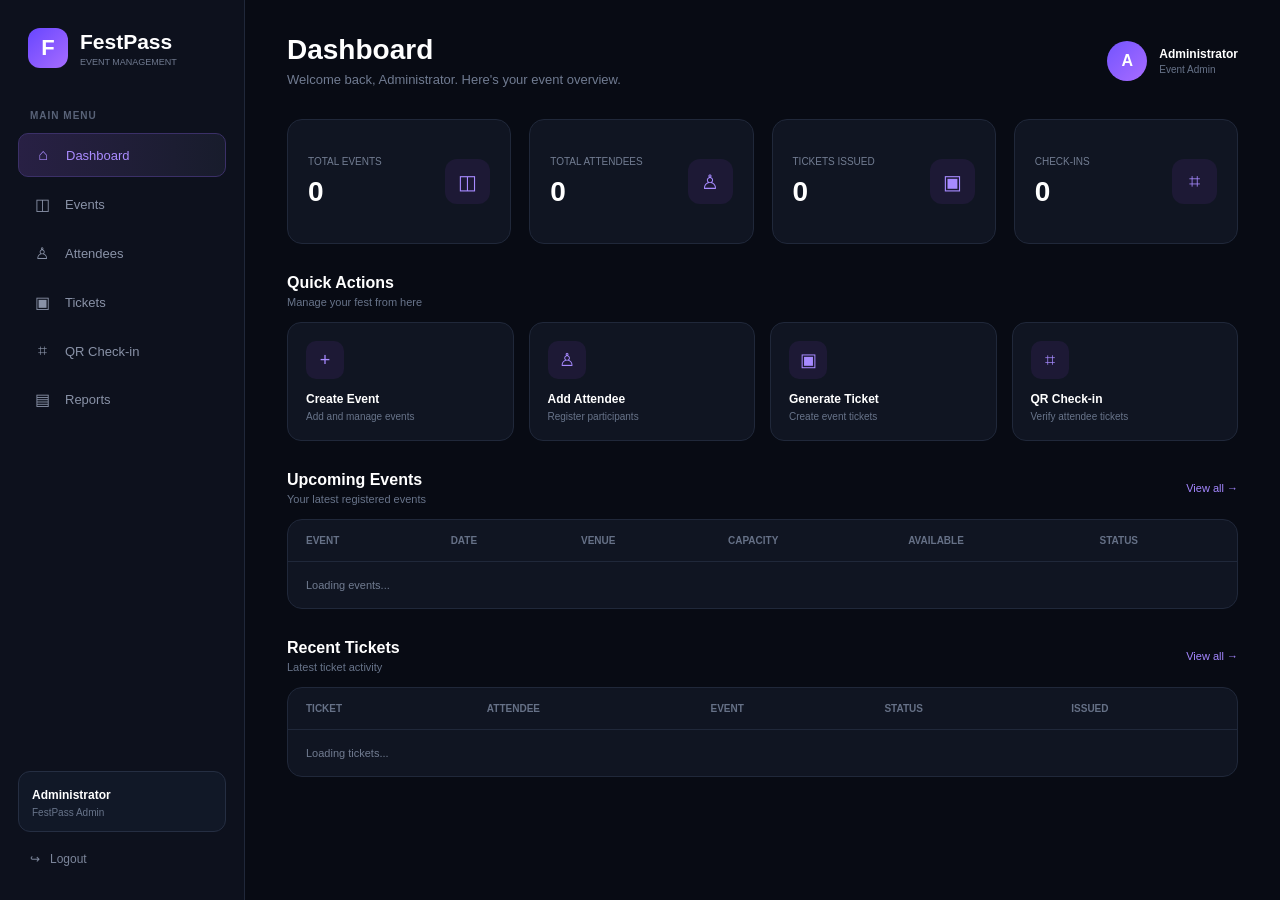
<file: src/main/resources/static/dashboard.html>
<!DOCTYPE html>
<html lang="en">
<head>
<meta charset="UTF-8">
<meta name="viewport" content="width=device-width, initial-scale=1.0">

<title>FestPass - Dashboard</title>

<style>

*{
    margin:0;
    padding:0;
    box-sizing:border-box;
}

body{
    font-family:Arial, Helvetica, sans-serif;
    background:#080b14;
    color:#ffffff;
}

.layout{
    display:flex;
    min-height:100vh;
}

/* SIDEBAR */

.sidebar{
    width:245px;
    height:100vh;
    position:fixed;
    left:0;
    top:0;
    background:#0d111d;
    border-right:1px solid #20283a;
    padding:28px 18px;
}

.logo{
    display:flex;
    align-items:center;
    gap:12px;
    margin-bottom:42px;
    padding:0 10px;
}

.logo-box{
    width:40px;
    height:40px;
    border-radius:12px;
    background:linear-gradient(135deg,#6846ff,#a66cff);
    display:flex;
    align-items:center;
    justify-content:center;
    font-size:22px;
    font-weight:bold;
}

.logo h1{
    font-size:21px;
}

.logo p{
    color:#707a90;
    font-size:9px;
    margin-top:3px;
}

.menu-title{
    color:#596378;
    font-size:10px;
    font-weight:bold;
    letter-spacing:1px;
    margin:0 12px 12px;
}

.nav{
    display:flex;
    flex-direction:column;
    gap:6px;
}

.nav a{
    text-decoration:none;
    color:#8992a7;
    padding:12px 14px;
    border-radius:10px;
    display:flex;
    align-items:center;
    gap:13px;
    font-size:13px;
}

.nav a:hover{
    background:#171d2c;
    color:white;
}

.nav a.active{
    background:linear-gradient(90deg,#282044,#181c2c);
    color:#aa8cff;
    border:1px solid #3b3068;
}

.icon{
    width:20px;
    text-align:center;
    font-size:16px;
}

/* SIDEBAR BOTTOM */

.sidebar-bottom{
    position:absolute;
    left:18px;
    right:18px;
    bottom:24px;
}

.admin-box{
    background:#111827;
    border:1px solid #252e42;
    border-radius:12px;
    padding:13px;
    margin-bottom:10px;
}

.admin-box strong{
    font-size:12px;
}

.admin-box p{
    color:#68748a;
    font-size:10px;
    margin-top:4px;
}

.logout{
    color:#7c869b;
    text-decoration:none;
    font-size:12px;
    display:flex;
    gap:10px;
    padding:10px 12px;
    border-radius:9px;
}

.logout:hover{
    background:#171d2c;
    color:white;
}

/* MAIN */

.main{
    margin-left:245px;
    width:calc(100% - 245px);
    padding:34px 42px;
}

/* HEADER */

.topbar{
    display:flex;
    justify-content:space-between;
    align-items:center;
    margin-bottom:32px;
}

.heading h2{
    font-size:28px;
}

.heading p{
    color:#707b91;
    font-size:13px;
    margin-top:6px;
}

.profile{
    display:flex;
    align-items:center;
    gap:12px;
}

.avatar{
    width:40px;
    height:40px;
    border-radius:50%;
    background:linear-gradient(135deg,#7354ff,#a86cff);
    display:flex;
    align-items:center;
    justify-content:center;
    font-weight:bold;
}

.profile-text strong{
    display:block;
    font-size:12px;
}

.profile-text span{
    display:block;
    color:#68748a;
    font-size:10px;
    margin-top:3px;
}

/* STATS */

.stats{
    display:grid;
    grid-template-columns:repeat(4,1fr);
    gap:18px;
}

.card{
    background:#101522;
    border:1px solid #20283a;
    border-radius:15px;
    padding:20px;
}

.stat-card{
    min-height:125px;
    display:flex;
    justify-content:space-between;
    align-items:center;
}

.stat-info p{
    color:#727d92;
    font-size:10px;
    margin-bottom:9px;
}

.stat-info h3{
    font-size:28px;
}

.stat-icon{
    width:45px;
    height:45px;
    border-radius:12px;
    background:#1d1935;
    color:#a78aff;
    display:flex;
    align-items:center;
    justify-content:center;
    font-size:20px;
}

/* SECTION */

.section{
    margin-top:30px;
}

.section-head{
    display:flex;
    justify-content:space-between;
    align-items:center;
    margin-bottom:14px;
}

.section-head h3{
    font-size:16px;
}

.section-head p{
    color:#68748a;
    font-size:11px;
    margin-top:4px;
}

.view{
    color:#a487ff;
    text-decoration:none;
    font-size:11px;
}

/* ACTIONS */

.actions{
    display:grid;
    grid-template-columns:repeat(4,1fr);
    gap:15px;
}

.action{
    text-decoration:none;
    color:white;
    background:#101522;
    border:1px solid #20283a;
    border-radius:14px;
    padding:18px;
    transition:.2s;
}

.action:hover{
    transform:translateY(-3px);
    border-color:#57458a;
}

.action-icon{
    width:38px;
    height:38px;
    border-radius:10px;
    background:#1d1935;
    color:#a78aff;
    display:flex;
    align-items:center;
    justify-content:center;
    font-size:18px;
    margin-bottom:13px;
}

.action strong{
    display:block;
    font-size:12px;
}

.action span{
    display:block;
    color:#68748a;
    font-size:10px;
    margin-top:5px;
}

/* TABLE */

.table-card{
    background:#101522;
    border:1px solid #20283a;
    border-radius:15px;
    overflow:hidden;
}

table{
    width:100%;
    border-collapse:collapse;
}

th{
    text-align:left;
    color:#667187;
    font-size:10px;
    padding:15px 18px;
    border-bottom:1px solid #20283a;
}

td{
    padding:17px 18px;
    font-size:11px;
    color:#c8ced9;
    border-bottom:1px solid #191f2d;
}

tr:last-child td{
    border-bottom:none;
}

.event-name{
    color:white;
    font-weight:bold;
}

.muted{
    color:#717c91;
}

.badge{
    display:inline-block;
    padding:5px 9px;
    border-radius:20px;
    font-size:9px;
    font-weight:bold;
}

.active-badge{
    background:#123126;
    color:#61d9a1;
}

.used-badge{
    background:#241d42;
    color:#b29aff;
}

/* MOBILE */

@media(max-width:1000px){

    .stats{
        grid-template-columns:repeat(2,1fr);
    }

    .actions{
        grid-template-columns:repeat(2,1fr);
    }
}

@media(max-width:700px){

    .sidebar{
        width:75px;
    }

    .logo h1,
    .logo p,
    .menu-title,
    .nav a span:last-child,
    .admin-box,
    .logout span:last-child{
        display:none;
    }

    .logo{
        justify-content:center;
    }

    .nav a{
        justify-content:center;
    }

    .main{
        margin-left:75px;
        width:calc(100% - 75px);
        padding:22px;
    }

    .stats,
    .actions{
        grid-template-columns:1fr;
    }
}

</style>
</head>

<body>

<div class="layout">

<!-- ================= SIDEBAR ================= -->

<aside class="sidebar">

    <div class="logo">

        <div class="logo-box">F</div>

        <div>
            <h1>FestPass</h1>
            <p>EVENT MANAGEMENT</p>
        </div>

    </div>

    <div class="menu-title">
        MAIN MENU
    </div>

    <nav class="nav">

        <!-- IMPORTANT: DIRECT ROOT LINKS -->

        <a href="/dashboard.html" class="active">
            <span class="icon">⌂</span>
            <span>Dashboard</span>
        </a>

        <a href="/events.html">
            <span class="icon">◫</span>
            <span>Events</span>
        </a>

        <a href="/attendees.html">
            <span class="icon">♙</span>
            <span>Attendees</span>
        </a>

        <a href="/tickets.html">
            <span class="icon">▣</span>
            <span>Tickets</span>
        </a>

        <a href="/qr-checkin.html">
            <span class="icon">⌗</span>
            <span>QR Check-in</span>
        </a>

        <a href="/reports.html">
            <span class="icon">▤</span>
            <span>Reports</span>
        </a>

    </nav>


    <div class="sidebar-bottom">

        <div class="admin-box">
            <strong>Administrator</strong>
            <p>FestPass Admin</p>
        </div>

        <a href="/" class="logout">
            <span>↪</span>
            <span>Logout</span>
        </a>

    </div>

</aside>


<!-- ================= MAIN ================= -->

<main class="main">

    <div class="topbar">

        <div class="heading">

            <h2>Dashboard</h2>

            <p>
                Welcome back, Administrator. Here's your event overview.
            </p>

        </div>


        <div class="profile">

            <div class="avatar">
                A
            </div>

            <div class="profile-text">

                <strong>Administrator</strong>

                <span>
                    Event Admin
                </span>

            </div>

        </div>

    </div>


    <!-- ================= STATS ================= -->

    <div class="stats">

        <div class="card stat-card">

            <div class="stat-info">

                <p>TOTAL EVENTS</p>

                <h3 id="totalEvents">
                    0
                </h3>

            </div>

            <div class="stat-icon">
                ◫
            </div>

        </div>


        <div class="card stat-card">

            <div class="stat-info">

                <p>TOTAL ATTENDEES</p>

                <h3 id="totalAttendees">
                    0
                </h3>

            </div>

            <div class="stat-icon">
                ♙
            </div>

        </div>


        <div class="card stat-card">

            <div class="stat-info">

                <p>TICKETS ISSUED</p>

                <h3 id="totalTickets">
                    0
                </h3>

            </div>

            <div class="stat-icon">
                ▣
            </div>

        </div>


        <div class="card stat-card">

            <div class="stat-info">

                <p>CHECK-INS</p>

                <h3 id="totalCheckins">
                    0
                </h3>

            </div>

            <div class="stat-icon">
                ⌗
            </div>

        </div>

    </div>


    <!-- ================= QUICK ACTIONS ================= -->

    <div class="section">

        <div class="section-head">

            <div>

                <h3>
                    Quick Actions
                </h3>

                <p>
                    Manage your fest from here
                </p>

            </div>

        </div>


        <div class="actions">


            <a href="/events.html" class="action">

                <div class="action-icon">
                    +
                </div>

                <strong>
                    Create Event
                </strong>

                <span>
                    Add and manage events
                </span>

            </a>


            <a href="/attendees.html" class="action">

                <div class="action-icon">
                    ♙
                </div>

                <strong>
                    Add Attendee
                </strong>

                <span>
                    Register participants
                </span>

            </a>


            <a href="/tickets.html" class="action">

                <div class="action-icon">
                    ▣
                </div>

                <strong>
                    Generate Ticket
                </strong>

                <span>
                    Create event tickets
                </span>

            </a>


            <a href="/qr-checkin.html" class="action">

                <div class="action-icon">
                    ⌗
                </div>

                <strong>
                    QR Check-in
                </strong>

                <span>
                    Verify attendee tickets
                </span>

            </a>


        </div>

    </div>


    <!-- ================= EVENTS ================= -->

    <div class="section">

        <div class="section-head">

            <div>

                <h3>
                    Upcoming Events
                </h3>

                <p>
                    Your latest registered events
                </p>

            </div>

            <a href="/events.html" class="view">
                View all →
            </a>

        </div>


        <div class="table-card">

            <table>

                <thead>

                    <tr>

                        <th>EVENT</th>

                        <th>DATE</th>

                        <th>VENUE</th>

                        <th>CAPACITY</th>

                        <th>AVAILABLE</th>

                        <th>STATUS</th>

                    </tr>

                </thead>


                <tbody id="eventsTable">

                    <tr>

                        <td colspan="6" class="muted">
                            Loading events...
                        </td>

                    </tr>

                </tbody>

            </table>

        </div>

    </div>


    <!-- ================= RECENT TICKETS ================= -->

    <div class="section">

        <div class="section-head">

            <div>

                <h3>
                    Recent Tickets
                </h3>

                <p>
                    Latest ticket activity
                </p>

            </div>

            <a href="/tickets.html" class="view">
                View all →
            </a>

        </div>


        <div class="table-card">

            <table>

                <thead>

                    <tr>

                        <th>TICKET</th>

                        <th>ATTENDEE</th>

                        <th>EVENT</th>

                        <th>STATUS</th>

                        <th>ISSUED</th>

                    </tr>

                </thead>


                <tbody id="ticketsTable">

                    <tr>

                        <td colspan="5" class="muted">
                            Loading tickets...
                        </td>

                    </tr>

                </tbody>

            </table>

        </div>

    </div>

</main>

</div>


<script>

const API = "http://localhost:8080/api";


async function loadDashboard(){

    try{

        const responses = await Promise.all([

            fetch(API + "/events"),

            fetch(API + "/attendees"),

            fetch(API + "/tickets")

        ]);


        const events = await responses[0].json();

        const attendees = await responses[1].json();

        const tickets = await responses[2].json();


        /* STATS */

        document.getElementById("totalEvents").textContent =
            events.length;

        document.getElementById("totalAttendees").textContent =
            attendees.length;

        document.getElementById("totalTickets").textContent =
            tickets.length;


        const checkins = tickets.filter(function(ticket){

            return ticket.status &&
                   ticket.status.toUpperCase() === "USED";

        });


        document.getElementById("totalCheckins").textContent =
            checkins.length;


        /* EVENTS */

        const eventsTable =
            document.getElementById("eventsTable");


        if(events.length === 0){

            eventsTable.innerHTML = `
                <tr>
                    <td colspan="6" class="muted">
                        No events available.
                    </td>
                </tr>
            `;

        }else{

            eventsTable.innerHTML = "";

            events.slice(0,5).forEach(function(event){

                let date = "-";

                if(event.eventDate){

                    date = new Date(
                        event.eventDate
                    ).toLocaleString();

                }


                eventsTable.innerHTML += `

                    <tr>

                        <td class="event-name">
                            ${event.eventName || "-"}
                        </td>

                        <td class="muted">
                            ${date}
                        </td>

                        <td>
                            ${event.venue || "-"}
                        </td>

                        <td>
                            ${event.capacity ?? "-"}
                        </td>

                        <td>
                            ${event.availableTickets ?? "-"}
                        </td>

                        <td>

                            <span class="badge active-badge">

                                ${
                                    event.active
                                    ? "ACTIVE"
                                    : "INACTIVE"
                                }

                            </span>

                        </td>

                    </tr>

                `;

            });

        }


        /* TICKETS */

        const ticketsTable =
            document.getElementById("ticketsTable");


        if(tickets.length === 0){

            ticketsTable.innerHTML = `
                <tr>
                    <td colspan="5" class="muted">
                        No tickets generated yet.
                    </td>
                </tr>
            `;

        }else{

            ticketsTable.innerHTML = "";

            tickets.slice(-5).reverse().forEach(function(ticket){

                const attendee =
                    ticket.attendee
                    ? ticket.attendee.name
                    : "-";


                const event =
                    ticket.event
                    ? ticket.event.eventName
                    : "-";


                const issued =
                    ticket.issuedAt
                    ? new Date(
                        ticket.issuedAt
                      ).toLocaleString()
                    : "-";


                const status =
                    ticket.status || "ACTIVE";


                const badgeClass =
                    status.toUpperCase() === "USED"
                    ? "used-badge"
                    : "active-badge";


                ticketsTable.innerHTML += `

                    <tr>

                        <td class="event-name">
                            ${ticket.ticketNumber || "-"}
                        </td>

                        <td>
                            ${attendee}
                        </td>

                        <td>
                            ${event}
                        </td>

                        <td>

                            <span class="badge ${badgeClass}">
                                ${status}
                            </span>

                        </td>

                        <td class="muted">
                            ${issued}
                        </td>

                    </tr>

                `;

            });

        }

    }

    catch(error){

        console.error(
            "Dashboard Error:",
            error
        );

    }

}


loadDashboard();

</script>

</body>
</html>
</file>
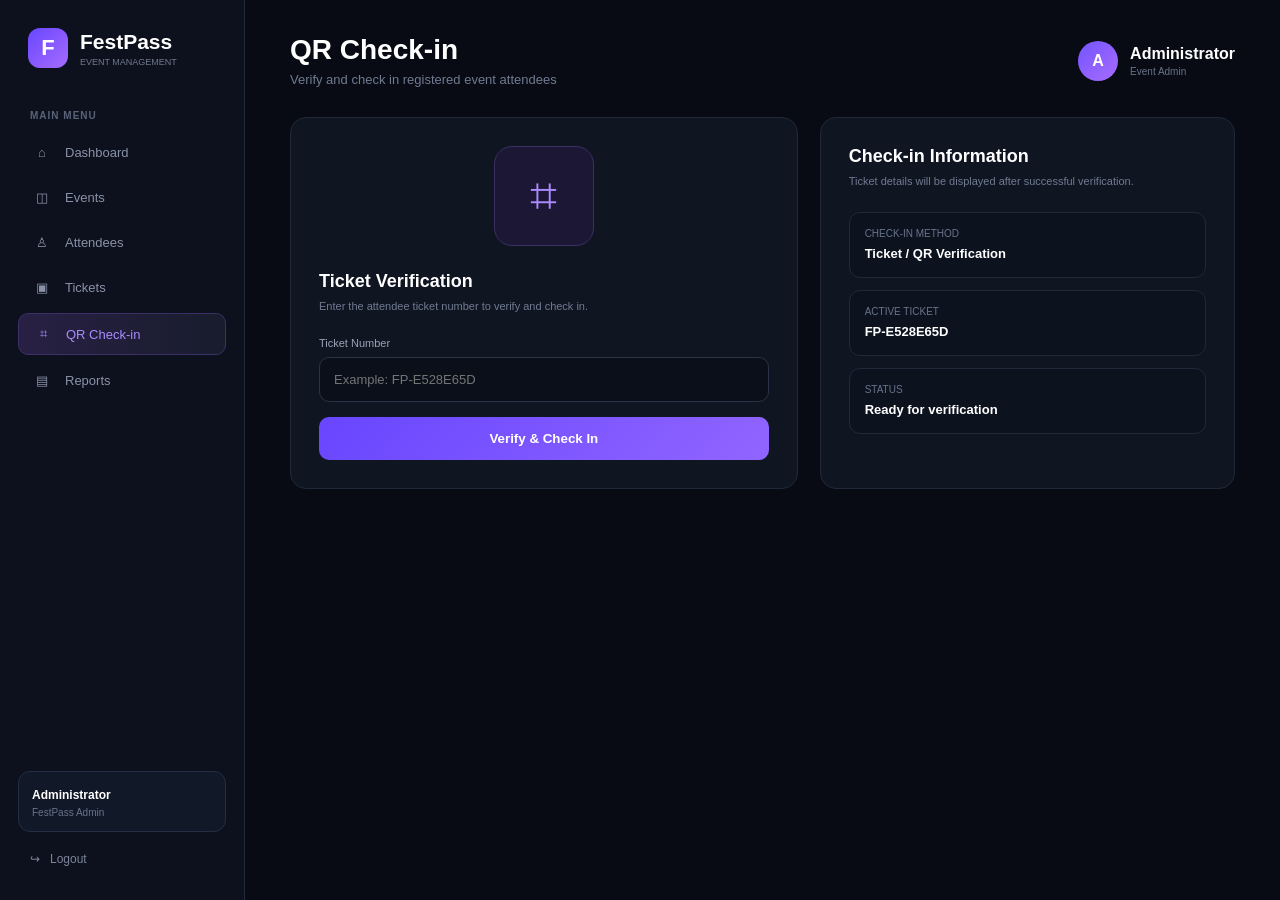
<file: src/main/resources/static/qr-checkin.html>
<!DOCTYPE html>
<html lang="en">
<head>
<meta charset="UTF-8">
<meta name="viewport" content="width=device-width, initial-scale=1.0">
<title>FestPass - QR Check-in</title>

<style>
*{box-sizing:border-box;margin:0;padding:0}

body{
    font-family:Arial,Helvetica,sans-serif;
    background:#080b14;
    color:white;
}

.layout{display:flex;min-height:100vh}

.sidebar{
    width:245px;
    height:100vh;
    position:fixed;
    background:#0d111d;
    border-right:1px solid #20283a;
    padding:28px 18px;
}

.logo{
    display:flex;
    align-items:center;
    gap:12px;
    margin-bottom:42px;
    padding:0 10px;
}

.logo-box{
    width:40px;height:40px;border-radius:12px;
    background:linear-gradient(135deg,#6846ff,#a66cff);
    display:flex;align-items:center;justify-content:center;
    font-size:22px;font-weight:bold;
}

.logo h1{font-size:21px}
.logo p{font-size:9px;color:#707a90;margin-top:3px}

.menu-title{
    color:#596378;
    font-size:10px;
    font-weight:bold;
    letter-spacing:1px;
    margin:0 12px 12px;
}

.nav{display:flex;flex-direction:column;gap:6px}

.nav a{
    text-decoration:none;
    color:#8992a7;
    padding:12px 14px;
    border-radius:10px;
    display:flex;
    gap:13px;
    align-items:center;
    font-size:13px;
}

.nav a:hover{background:#171d2c;color:white}

.nav a.active{
    background:linear-gradient(90deg,#282044,#181c2c);
    color:#aa8cff;
    border:1px solid #3b3068;
}

.icon{width:20px;text-align:center}

.sidebar-bottom{
    position:absolute;
    bottom:24px;
    left:18px;
    right:18px;
}

.admin-box{
    background:#111827;
    border:1px solid #252e42;
    border-radius:12px;
    padding:13px;
    margin-bottom:10px;
}

.admin-box strong{font-size:12px}
.admin-box p{color:#68748a;font-size:10px;margin-top:4px}

.logout{
    color:#7c869b;
    text-decoration:none;
    font-size:12px;
    display:flex;
    gap:10px;
    padding:10px 12px;
}

.main{
    margin-left:245px;
    width:calc(100% - 245px);
    padding:34px 45px;
}

.header{
    display:flex;
    justify-content:space-between;
    align-items:center;
    margin-bottom:30px;
}

.header h2{font-size:28px}
.header p{color:#707b91;font-size:13px;margin-top:6px}

.profile{display:flex;align-items:center;gap:12px}

.avatar{
    width:40px;height:40px;border-radius:50%;
    background:linear-gradient(135deg,#7354ff,#a86cff);
    display:flex;align-items:center;justify-content:center;
    font-weight:bold;
}

.profile span{display:block;color:#68748a;font-size:10px;margin-top:3px}

.checkin-layout{
    display:grid;
    grid-template-columns:1.1fr .9fr;
    gap:22px;
}

.card{
    background:#101522;
    border:1px solid #20283a;
    border-radius:16px;
    padding:28px;
}

.card h3{font-size:18px;margin-bottom:8px}
.card-description{font-size:11px;color:#707b91;margin-bottom:25px}

.qr-box{
    width:100px;
    height:100px;
    border-radius:18px;
    background:#1c1735;
    border:1px solid #3a3060;
    display:flex;
    align-items:center;
    justify-content:center;
    font-size:48px;
    color:#a98cff;
    margin:0 auto 25px;
}

label{
    display:block;
    color:#9aa3b5;
    font-size:11px;
    margin-bottom:8px;
}

input{
    width:100%;
    padding:14px;
    background:#0b0f19;
    border:1px solid #2a3347;
    border-radius:10px;
    color:white;
    outline:none;
    font-size:13px;
    margin-bottom:15px;
}

input:focus{border-color:#7655ff}

button{
    width:100%;
    padding:14px;
    border:none;
    border-radius:10px;
    background:linear-gradient(135deg,#6846ff,#9165ff);
    color:white;
    font-weight:bold;
    cursor:pointer;
}

button:hover{opacity:.9}

.result{
    display:none;
    margin-top:20px;
    padding:18px;
    border-radius:12px;
    background:#111b19;
    border:1px solid #24563e;
}

.result.error{
    background:#211318;
    border-color:#65303b;
}

.result h4{margin-bottom:10px}
.result p{font-size:11px;color:#aab2c0;margin:6px 0}

.status{
    display:inline-block;
    padding:5px 10px;
    border-radius:20px;
    background:#123126;
    color:#61d9a1;
    font-size:9px;
    font-weight:bold;
}

.info{
    display:grid;
    gap:12px;
}

.info-item{
    padding:15px;
    background:#0d121f;
    border:1px solid #20283a;
    border-radius:11px;
}

.info-item span{
    display:block;
    color:#68748a;
    font-size:10px;
    margin-bottom:5px;
}

.info-item strong{font-size:13px}

@media(max-width:850px){
    .checkin-layout{grid-template-columns:1fr}
}
</style>
</head>

<body>

<div class="layout">

<aside class="sidebar">

    <div class="logo">
        <div class="logo-box">F</div>
        <div>
            <h1>FestPass</h1>
            <p>EVENT MANAGEMENT</p>
        </div>
    </div>

    <div class="menu-title">MAIN MENU</div>

    <nav class="nav">

        <a href="/dashboard.html">
            <span class="icon">⌂</span>
            <span>Dashboard</span>
        </a>

        <a href="/events.html">
            <span class="icon">◫</span>
            <span>Events</span>
        </a>

        <a href="/attendees.html">
            <span class="icon">♙</span>
            <span>Attendees</span>
        </a>

        <a href="/tickets.html">
            <span class="icon">▣</span>
            <span>Tickets</span>
        </a>

        <a href="/qr-checkin.html" class="active">
            <span class="icon">⌗</span>
            <span>QR Check-in</span>
        </a>

        <a href="/reports.html">
            <span class="icon">▤</span>
            <span>Reports</span>
        </a>

    </nav>

    <div class="sidebar-bottom">
        <div class="admin-box">
            <strong>Administrator</strong>
            <p>FestPass Admin</p>
        </div>

        <a href="/" class="logout">
            ↪ <span>Logout</span>
        </a>
    </div>

</aside>


<main class="main">

    <div class="header">

        <div>
            <h2>QR Check-in</h2>
            <p>Verify and check in registered event attendees</p>
        </div>

        <div class="profile">
            <div class="avatar">A</div>
            <div>
                <strong>Administrator</strong>
                <span>Event Admin</span>
            </div>
        </div>

    </div>


    <div class="checkin-layout">

        <div class="card">

            <div class="qr-box">⌗</div>

            <h3>Ticket Verification</h3>

            <p class="card-description">
                Enter the attendee ticket number to verify and check in.
            </p>

            <label>Ticket Number</label>

            <input
                type="text"
                id="ticketNumber"
                placeholder="Example: FP-E528E65D"
            >

            <button onclick="checkIn()">
                Verify & Check In
            </button>

            <div id="result" class="result"></div>

        </div>


        <div class="card">

            <h3>Check-in Information</h3>

            <p class="card-description">
                Ticket details will be displayed after successful verification.
            </p>

            <div class="info">

                <div class="info-item">
                    <span>CHECK-IN METHOD</span>
                    <strong>Ticket / QR Verification</strong>
                </div>

                <div class="info-item">
                    <span>ACTIVE TICKET</span>
                    <strong>FP-E528E65D</strong>
                </div>

                <div class="info-item">
                    <span>STATUS</span>
                    <strong>Ready for verification</strong>
                </div>

            </div>

        </div>

    </div>

</main>

</div>


<script>

async function checkIn(){

    const ticketNumber =
        document.getElementById("ticketNumber").value.trim();

    const result =
        document.getElementById("result");


    if(!ticketNumber){

        result.style.display = "block";
        result.className = "result error";
        result.innerHTML =
            "<h4>Ticket number required</h4><p>Please enter a ticket number.</p>";

        return;
    }


    try{

        const response = await fetch(
            "http://localhost:8080/api/tickets/checkin-by-ticket?ticketNumber="
            + encodeURIComponent(ticketNumber),
            {
                method:"POST"
            }
        );


        const data = await response.json();


        if(!response.ok){

            throw new Error(
                data.message || "Ticket verification failed"
            );

        }


        result.style.display = "block";
        result.className = "result";

        result.innerHTML = `

            <h4>✓ Check-in Successful</h4>

            <p>
                <strong>Ticket:</strong>
                ${data.ticketNumber}
            </p>

            <p>
                <strong>Attendee:</strong>
                ${data.attendee ? data.attendee.name : "-"}
            </p>

            <p>
                <strong>Event:</strong>
                ${data.event ? data.event.eventName : "-"}
            </p>

            <p>
                <strong>Status:</strong>
                <span class="status">${data.status}</span>
            </p>

            <p>
                <strong>Checked In:</strong>
                ${data.checkedInAt || "-"}
            </p>

        `;

    }
    catch(error){

        result.style.display = "block";
        result.className = "result error";

        result.innerHTML = `
            <h4>✕ Check-in Failed</h4>
            <p>${error.message}</p>
        `;

    }

}

document.getElementById("ticketNumber")
.addEventListener("keydown",function(event){

    if(event.key === "Enter"){
        checkIn();
    }

});

</script>

</body>
</html>
</file>
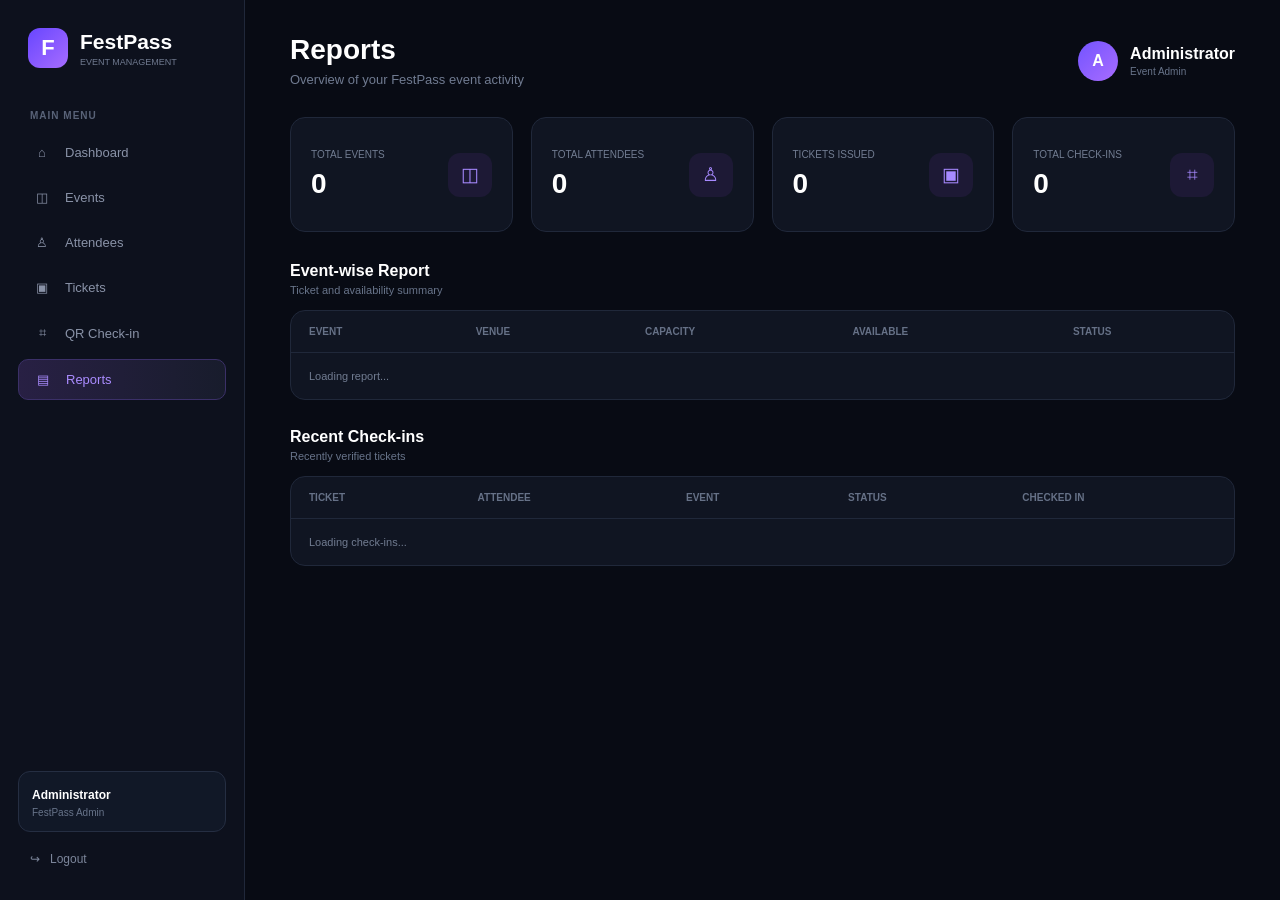
<file: src/main/resources/static/reports.html>
<!DOCTYPE html>
<html lang="en">
<head>
<meta charset="UTF-8">
<meta name="viewport" content="width=device-width, initial-scale=1.0">
<title>FestPass - Reports</title>

<style>
*{box-sizing:border-box;margin:0;padding:0}

body{
    font-family:Arial,Helvetica,sans-serif;
    background:#080b14;
    color:white;
}

.layout{display:flex;min-height:100vh}

.sidebar{
    width:245px;
    height:100vh;
    position:fixed;
    background:#0d111d;
    border-right:1px solid #20283a;
    padding:28px 18px;
}

.logo{
    display:flex;
    align-items:center;
    gap:12px;
    margin-bottom:42px;
    padding:0 10px;
}

.logo-box{
    width:40px;height:40px;border-radius:12px;
    background:linear-gradient(135deg,#6846ff,#a66cff);
    display:flex;align-items:center;justify-content:center;
    font-size:22px;font-weight:bold;
}

.logo h1{font-size:21px}
.logo p{font-size:9px;color:#707a90;margin-top:3px}

.menu-title{
    color:#596378;
    font-size:10px;
    font-weight:bold;
    letter-spacing:1px;
    margin:0 12px 12px;
}

.nav{display:flex;flex-direction:column;gap:6px}

.nav a{
    text-decoration:none;
    color:#8992a7;
    padding:12px 14px;
    border-radius:10px;
    display:flex;
    gap:13px;
    align-items:center;
    font-size:13px;
}

.nav a:hover{background:#171d2c;color:white}

.nav a.active{
    background:linear-gradient(90deg,#282044,#181c2c);
    color:#aa8cff;
    border:1px solid #3b3068;
}

.icon{width:20px;text-align:center}

.sidebar-bottom{
    position:absolute;
    bottom:24px;
    left:18px;
    right:18px;
}

.admin-box{
    background:#111827;
    border:1px solid #252e42;
    border-radius:12px;
    padding:13px;
    margin-bottom:10px;
}

.admin-box strong{font-size:12px}
.admin-box p{color:#68748a;font-size:10px;margin-top:4px}

.logout{
    color:#7c869b;
    text-decoration:none;
    font-size:12px;
    display:flex;
    gap:10px;
    padding:10px 12px;
}

.main{
    margin-left:245px;
    width:calc(100% - 245px);
    padding:34px 45px;
}

.header{
    display:flex;
    justify-content:space-between;
    align-items:center;
    margin-bottom:30px;
}

.header h2{font-size:28px}
.header p{color:#707b91;font-size:13px;margin-top:6px}

.profile{display:flex;align-items:center;gap:12px}

.avatar{
    width:40px;height:40px;border-radius:50%;
    background:linear-gradient(135deg,#7354ff,#a86cff);
    display:flex;align-items:center;justify-content:center;
    font-weight:bold;
}

.profile span{display:block;color:#68748a;font-size:10px;margin-top:3px}

.stats{
    display:grid;
    grid-template-columns:repeat(4,1fr);
    gap:18px;
    margin-bottom:30px;
}

.card{
    background:#101522;
    border:1px solid #20283a;
    border-radius:15px;
    padding:20px;
}

.stat{
    display:flex;
    justify-content:space-between;
    align-items:center;
    min-height:115px;
}

.stat p{
    color:#727d92;
    font-size:10px;
    margin-bottom:8px;
}

.stat h3{font-size:28px}

.stat-icon{
    width:44px;height:44px;
    border-radius:12px;
    background:#1d1935;
    color:#a78aff;
    display:flex;
    align-items:center;
    justify-content:center;
    font-size:19px;
}

.section{margin-top:28px}

.section-title{
    margin-bottom:14px;
}

.section-title h3{font-size:16px}

.section-title p{
    color:#68748a;
    font-size:11px;
    margin-top:4px;
}

.table-card{
    background:#101522;
    border:1px solid #20283a;
    border-radius:15px;
    overflow:hidden;
}

table{
    width:100%;
    border-collapse:collapse;
}

th{
    text-align:left;
    color:#667187;
    font-size:10px;
    padding:15px 18px;
    border-bottom:1px solid #20283a;
}

td{
    padding:17px 18px;
    font-size:11px;
    color:#c8ced9;
    border-bottom:1px solid #191f2d;
}

tr:last-child td{border-bottom:none}

.badge{
    padding:5px 9px;
    border-radius:20px;
    font-size:9px;
    font-weight:bold;
}

.green{
    background:#123126;
    color:#61d9a1;
}

.purple{
    background:#241d42;
    color:#b29aff;
}

.muted{color:#717c91}

@media(max-width:1000px){
    .stats{grid-template-columns:repeat(2,1fr)}
}

</style>
</head>

<body>

<div class="layout">

<aside class="sidebar">

    <div class="logo">
        <div class="logo-box">F</div>
        <div>
            <h1>FestPass</h1>
            <p>EVENT MANAGEMENT</p>
        </div>
    </div>

    <div class="menu-title">MAIN MENU</div>

    <nav class="nav">

        <a href="/dashboard.html">
            <span class="icon">⌂</span>
            <span>Dashboard</span>
        </a>

        <a href="/events.html">
            <span class="icon">◫</span>
            <span>Events</span>
        </a>

        <a href="/attendees.html">
            <span class="icon">♙</span>
            <span>Attendees</span>
        </a>

        <a href="/tickets.html">
            <span class="icon">▣</span>
            <span>Tickets</span>
        </a>

        <a href="/qr-checkin.html">
            <span class="icon">⌗</span>
            <span>QR Check-in</span>
        </a>

        <a href="/reports.html" class="active">
            <span class="icon">▤</span>
            <span>Reports</span>
        </a>

    </nav>

    <div class="sidebar-bottom">

        <div class="admin-box">
            <strong>Administrator</strong>
            <p>FestPass Admin</p>
        </div>

        <a href="/" class="logout">
            ↪ <span>Logout</span>
        </a>

    </div>

</aside>


<main class="main">

    <div class="header">

        <div>
            <h2>Reports</h2>
            <p>Overview of your FestPass event activity</p>
        </div>

        <div class="profile">
            <div class="avatar">A</div>
            <div>
                <strong>Administrator</strong>
                <span>Event Admin</span>
            </div>
        </div>

    </div>


    <div class="stats">

        <div class="card stat">
            <div>
                <p>TOTAL EVENTS</p>
                <h3 id="eventsCount">0</h3>
            </div>
            <div class="stat-icon">◫</div>
        </div>

        <div class="card stat">
            <div>
                <p>TOTAL ATTENDEES</p>
                <h3 id="attendeesCount">0</h3>
            </div>
            <div class="stat-icon">♙</div>
        </div>

        <div class="card stat">
            <div>
                <p>TICKETS ISSUED</p>
                <h3 id="ticketsCount">0</h3>
            </div>
            <div class="stat-icon">▣</div>
        </div>

        <div class="card stat">
            <div>
                <p>TOTAL CHECK-INS</p>
                <h3 id="checkinsCount">0</h3>
            </div>
            <div class="stat-icon">⌗</div>
        </div>

    </div>


    <div class="section">

        <div class="section-title">
            <h3>Event-wise Report</h3>
            <p>Ticket and availability summary</p>
        </div>

        <div class="table-card">

            <table>

                <thead>

                    <tr>
                        <th>EVENT</th>
                        <th>VENUE</th>
                        <th>CAPACITY</th>
                        <th>AVAILABLE</th>
                        <th>STATUS</th>
                    </tr>

                </thead>

                <tbody id="eventReport">

                    <tr>
                        <td colspan="5" class="muted">
                            Loading report...
                        </td>
                    </tr>

                </tbody>

            </table>

        </div>

    </div>


    <div class="section">

        <div class="section-title">
            <h3>Recent Check-ins</h3>
            <p>Recently verified tickets</p>
        </div>

        <div class="table-card">

            <table>

                <thead>

                    <tr>
                        <th>TICKET</th>
                        <th>ATTENDEE</th>
                        <th>EVENT</th>
                        <th>STATUS</th>
                        <th>CHECKED IN</th>
                    </tr>

                </thead>

                <tbody id="checkinReport">

                    <tr>
                        <td colspan="5" class="muted">
                            Loading check-ins...
                        </td>
                    </tr>

                </tbody>

            </table>

        </div>

    </div>

</main>

</div>


<script>

async function loadReports(){

    try{

        const [
            eventsResponse,
            attendeesResponse,
            ticketsResponse
        ] = await Promise.all([

            fetch("http://localhost:8080/api/events"),

            fetch("http://localhost:8080/api/attendees"),

            fetch("http://localhost:8080/api/tickets")

        ]);


        const events = await eventsResponse.json();
        const attendees = await attendeesResponse.json();
        const tickets = await ticketsResponse.json();


        document.getElementById("eventsCount").textContent =
            events.length;

        document.getElementById("attendeesCount").textContent =
            attendees.length;

        document.getElementById("ticketsCount").textContent =
            tickets.length;


        const checkins = tickets.filter(function(ticket){

            return ticket.status &&
                   ticket.status.toUpperCase() === "USED";

        });


        document.getElementById("checkinsCount").textContent =
            checkins.length;


        /* EVENT REPORT */

        const eventReport =
            document.getElementById("eventReport");


        if(events.length === 0){

            eventReport.innerHTML = `
                <tr>
                    <td colspan="5" class="muted">
                        No events available.
                    </td>
                </tr>
            `;

        }else{

            eventReport.innerHTML = "";

            events.forEach(function(event){

                eventReport.innerHTML += `

                    <tr>

                        <td>
                            <strong>
                                ${event.eventName || "-"}
                            </strong>
                        </td>

                        <td>
                            ${event.venue || "-"}
                        </td>

                        <td>
                            ${event.capacity ?? "-"}
                        </td>

                        <td>
                            ${event.availableTickets ?? "-"}
                        </td>

                        <td>
                            <span class="badge green">
                                ${event.active ? "ACTIVE" : "INACTIVE"}
                            </span>
                        </td>

                    </tr>

                `;

            });

        }


        /* CHECK-IN REPORT */

        const checkinReport =
            document.getElementById("checkinReport");


        if(checkins.length === 0){

            checkinReport.innerHTML = `
                <tr>
                    <td colspan="5" class="muted">
                        No check-ins yet.
                    </td>
                </tr>
            `;

        }else{

            checkinReport.innerHTML = "";

            checkins.slice(-10).reverse().forEach(function(ticket){

                const attendee =
                    ticket.attendee
                    ? ticket.attendee.name
                    : "-";


                const event =
                    ticket.event
                    ? ticket.event.eventName
                    : "-";


                const checked =
                    ticket.checkedInAt
                    ? new Date(ticket.checkedInAt).toLocaleString()
                    : "-";


                checkinReport.innerHTML += `

                    <tr>

                        <td>
                            <strong>
                                ${ticket.ticketNumber || "-"}
                            </strong>
                        </td>

                        <td>
                            ${attendee}
                        </td>

                        <td>
                            ${event}
                        </td>

                        <td>
                            <span class="badge purple">
                                ${ticket.status}
                            </span>
                        </td>

                        <td class="muted">
                            ${checked}
                        </td>

                    </tr>

                `;

            });

        }

    }
    catch(error){

        console.error(error);

    }

}


loadReports();

</script>

</body>
</html>
</file>
